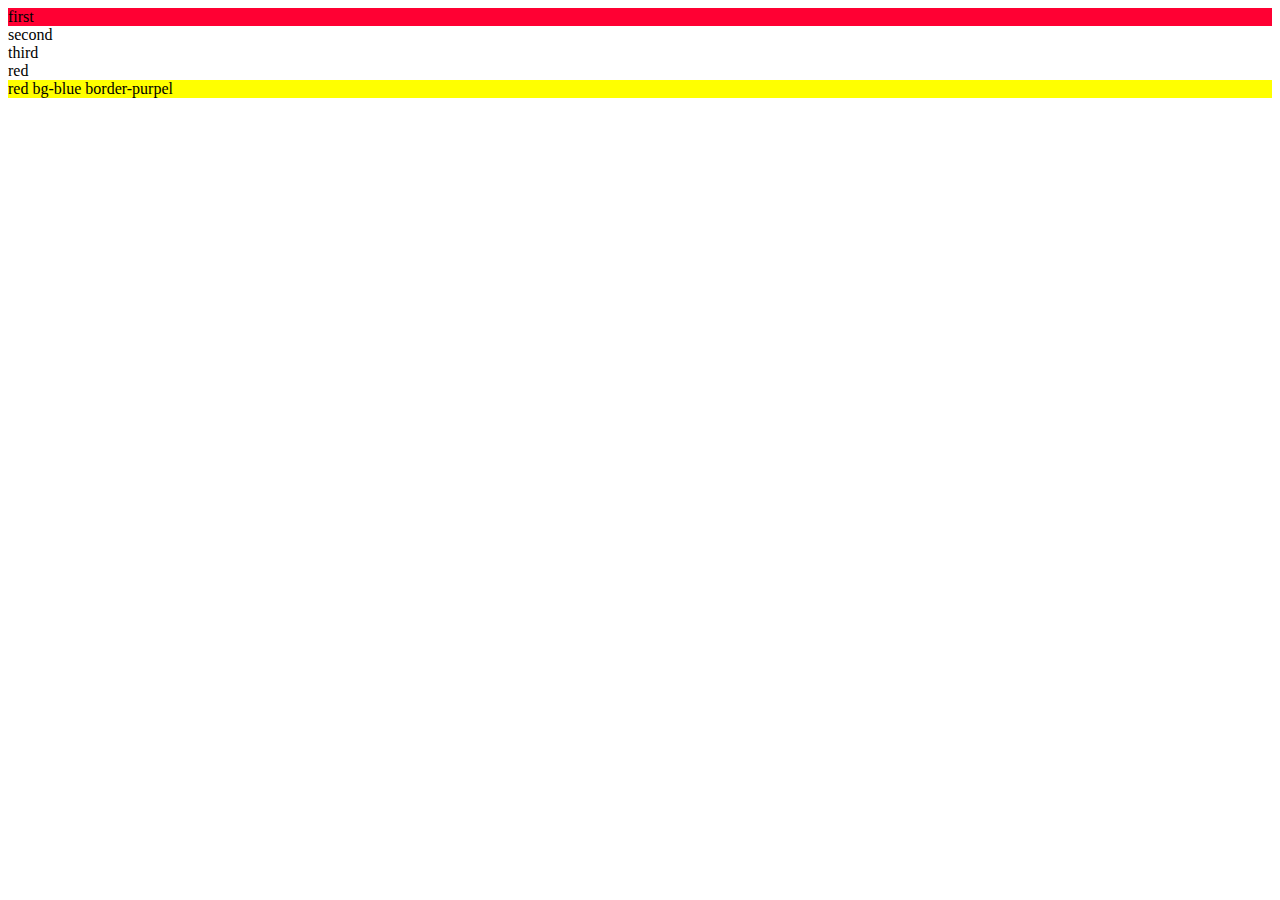
<file: css tutorial/index.html>
<!DOCTYPE html>
<html lang="en">

<head>
    <meta charset="UTF-8">
    <meta name="viewport" content="width=device-width, initial-scale=1.0">
    <title>first css line</title>
    <!-- <link rel="stylesheet" href="style.css"> -->
     <link rel="stylesheet" href="style.css">

    <!-- <style>
        #first
        {
            background-color:rgb(255, 0, 51);
        }
        .bg-blue{
            background-color:yellow;
        }

    </style> -->
</head>

<body>
    <div id="first">
        first
    </div>
    <div id="second">
        second

    </div>
    <div id="third">
        third

    </div>
    <section class="red">
        red

    </section>
    <section class="red bg-blue border-purple">
        red bg-blue border-purpel

    </section>

</body>

</html>
</file>
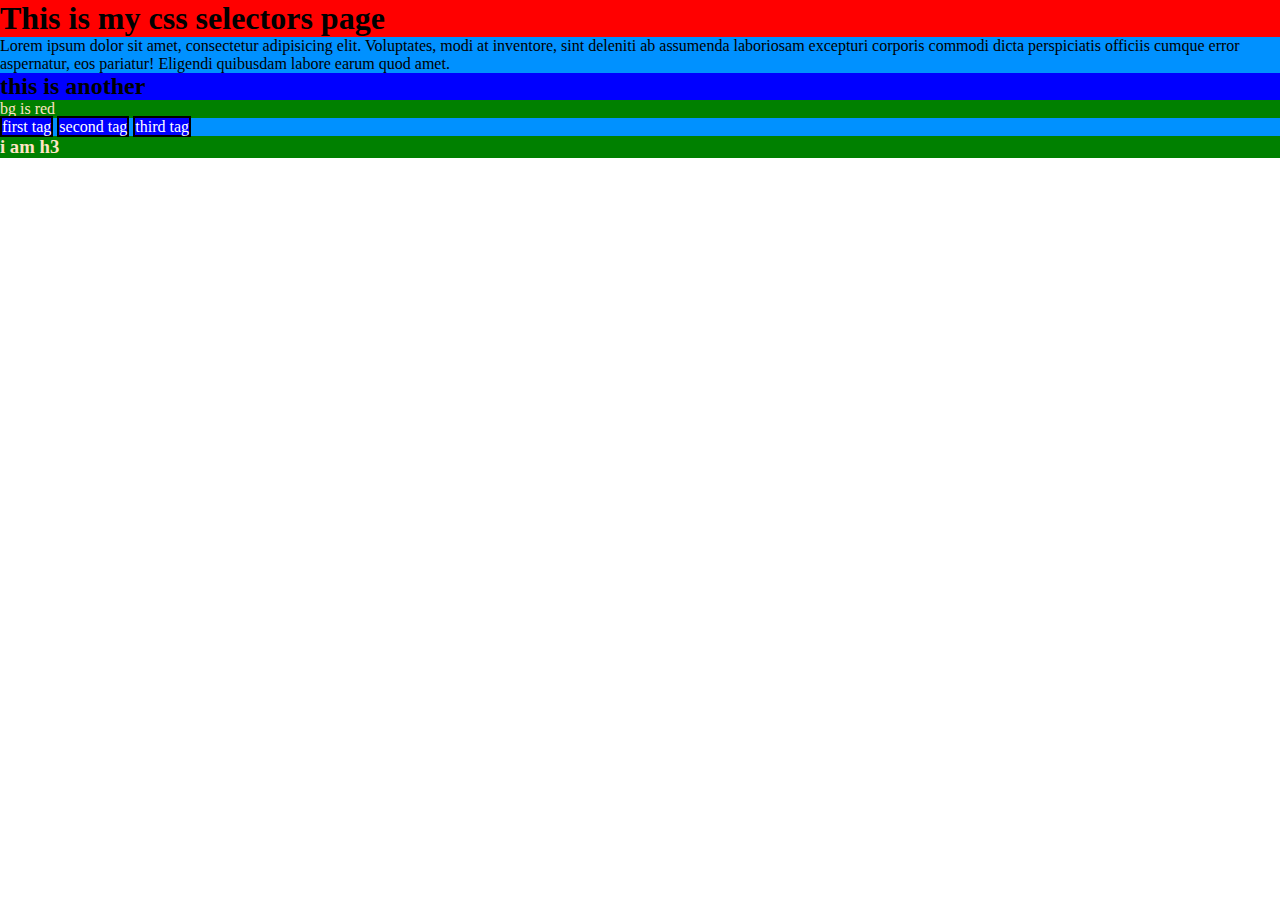
<file: css tutorial/css selectors.html>
<!DOCTYPE html>
<html lang="en">
<head>
    <meta charset="UTF-8">
    <meta name="viewport" content="width=device-width, initial-scale=1.0">
    <title>css selectors</title>
    <style>
        h1{
            background-color:red;
        }
        div{
            background-color:rgb(0, 145, 255);

        }
        h2{
            background-color:blue;
        }
        #red,h3{
            color:bisque;    
            background-color:green;

        }
        .blue{
            background-color:blue;
            color:white;
            border: 2px solid black;

        }
        *{
            margin:0;
            padding:0;

        }


 

    </style>
</head>
<body>
    <div>
        <h1>This is my css selectors page</h1>
        <p>Lorem ipsum dolor sit amet, consectetur adipisicing elit. Voluptates, modi at inventore, sint deleniti ab assumenda laboriosam excepturi corporis commodi dicta perspiciatis officiis cumque error aspernatur, eos pariatur! Eligendi quibusdam labore earum quod amet.
    </p>
    <h2>this is another</h2>
    <div id="red">bg is red</div>
    <span class="blue">first tag</span>
    <span class="blue">second tag</span>
    <span class="blue">third tag</span>
    <h3>  i am h3</h3>
        </div>
    
</body>
</html>
</file>
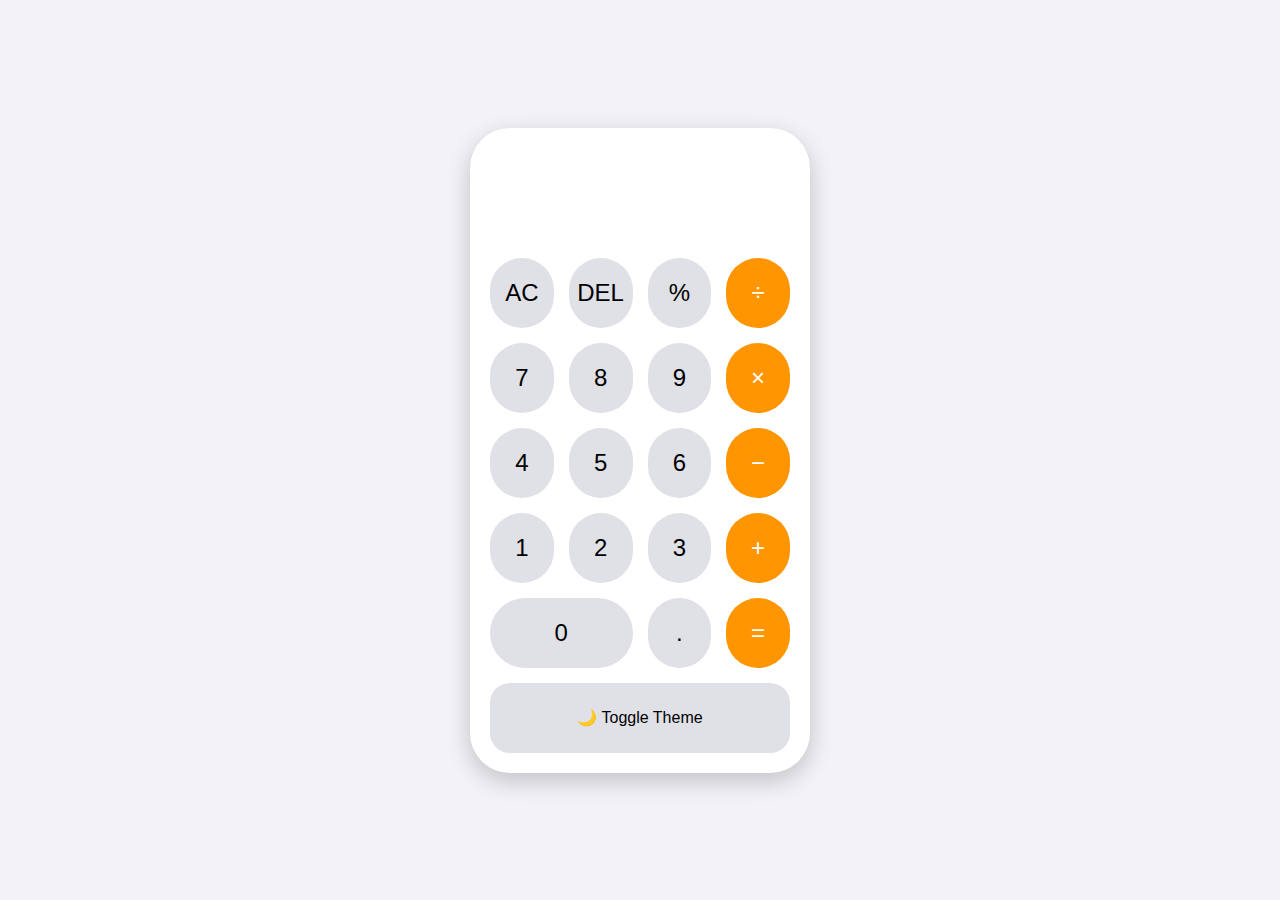
<file: css tutorial/project folder/calculator.html>
<!DOCTYPE html>
<html lang="en">
<head>
  <meta charset="UTF-8">
  <meta name="viewport" content="width=device-width, initial-scale=1.0">
  <title> Calculator</title>
  <style>
    /* Reset */
    * {
      margin: 0;
      padding: 0;
      box-sizing: border-box;
      font-family: -apple-system, BlinkMacSystemFont, "Segoe UI", Roboto, sans-serif;
    }

    body {
      display: flex;
      justify-content: center;
      align-items: center;
      height: 100vh;
      background: var(--bg);
      transition: background 0.4s ease;
    }

    :root {
      --bg: #f2f2f7;
      --screen-bg: #fff;
      --text: #000;
      --btn-bg: #e0e0e7;
      --btn-text: #000;
      --accent: #ff9500;
    }

    body.dark {
      --bg: #000;
      --screen-bg: #1c1c1e;
      --text: #fff;
      --btn-bg: #2c2c2e;
      --btn-text: #fff;
      --accent: #ff9500;
    }

    .calculator {
      width: 340px;
      padding: 20px;
      border-radius: 40px;
      background: var(--screen-bg);
      box-shadow: 0px 8px 25px rgba(0,0,0,0.2);
      transition: background 0.4s ease;
    }

    .screen {
      width: 100%;
      height: 90px;
      margin-bottom: 20px;
      background: var(--screen-bg);
      border: none;
      color: var(--text);
      font-size: 2.8rem;
      text-align: right;
      padding: 15px;
      border-radius: 20px;
      outline: none;
    }

    .buttons {
      display: grid;
      grid-template-columns: repeat(4, 1fr);
      gap: 15px;
    }

    button {
      height: 70px;
      border: none;
      border-radius: 35px;
      font-size: 1.5rem;
      font-weight: 500;
      cursor: pointer;
      background: var(--btn-bg);
      color: var(--btn-text);
      transition: transform 0.15s ease, background 0.3s;
    }

    button:active {
      transform: scale(0.92);
    }

    .span-2 {
      grid-column: span 2;
    }

    .operator {
      background: var(--accent);
      color: #fff;
    }

    .theme-toggle {
      margin-top: 15px;
      width: 100%;
      padding: 12px;
      border-radius: 20px;
      background: var(--btn-bg);
      border: none;
      font-size: 1rem;
      cursor: pointer;
      color: var(--btn-text);
      transition: 0.3s;
    }

    .theme-toggle:hover {
      opacity: 0.8;
    }
  </style>
</head>
<body>
  <div class="calculator">
    <input type="text" class="screen" id="screen" readonly>
    <div class="buttons">
      <button onclick="clearScreen()">AC</button>
      <button onclick="del()">DEL</button>
      <button onclick="append('%')">%</button>
      <button class="operator" onclick="append('/')">÷</button>

      <button onclick="append('7')">7</button>
      <button onclick="append('8')">8</button>
      <button onclick="append('9')">9</button>
      <button class="operator" onclick="append('*')">×</button>

      <button onclick="append('4')">4</button>
      <button onclick="append('5')">5</button>
      <button onclick="append('6')">6</button>
      <button class="operator" onclick="append('-')">−</button>

      <button onclick="append('1')">1</button>
      <button onclick="append('2')">2</button>
      <button onclick="append('3')">3</button>
      <button class="operator" onclick="append('+')">+</button>

      <button class="span-2" onclick="append('0')">0</button>
      <button onclick="append('.')">.</button>
      <button class="operator" onclick="calculate()">=</button>
    </div>
    <button class="theme-toggle" onclick="toggleTheme()">🌙 Toggle Theme</button>
  </div>

  <script>
    let screen = document.getElementById('screen');

    function append(value) {
      screen.value += value;
    }

    function clearScreen() {
      screen.value = '';
    }

    function del() {
      screen.value = screen.value.slice(0, -1);
    }

    function calculate() {
      try {
        screen.value = eval(screen.value);
      } catch {
        screen.value = 'Error';
      }
    }

    function toggleTheme() {
      document.body.classList.toggle('dark');
    }
  </script>
</body>
</html>
</file>
<file: css tutorial/style.css>
#first
        {
            background-color:rgb(255, 0, 51);
        }
        .bg-blue{
            background-color:yellow;
        }
</file>
